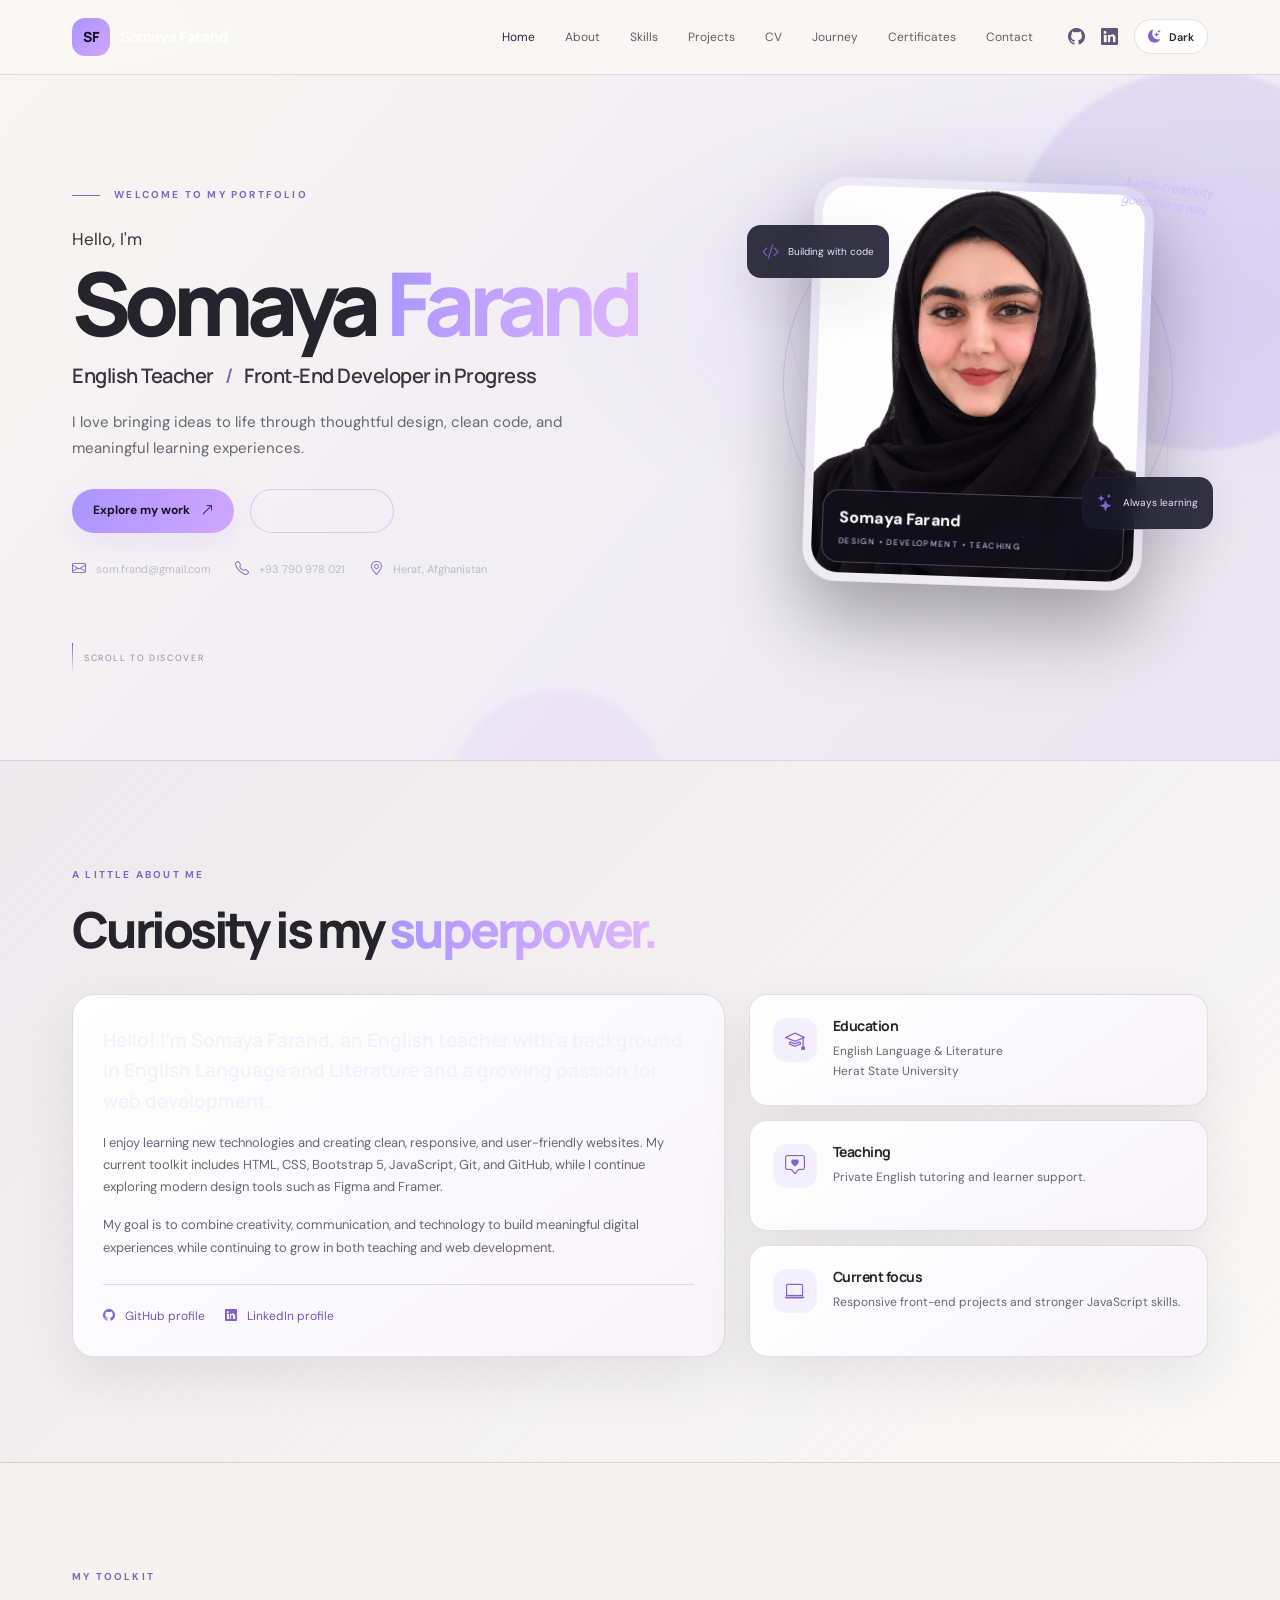
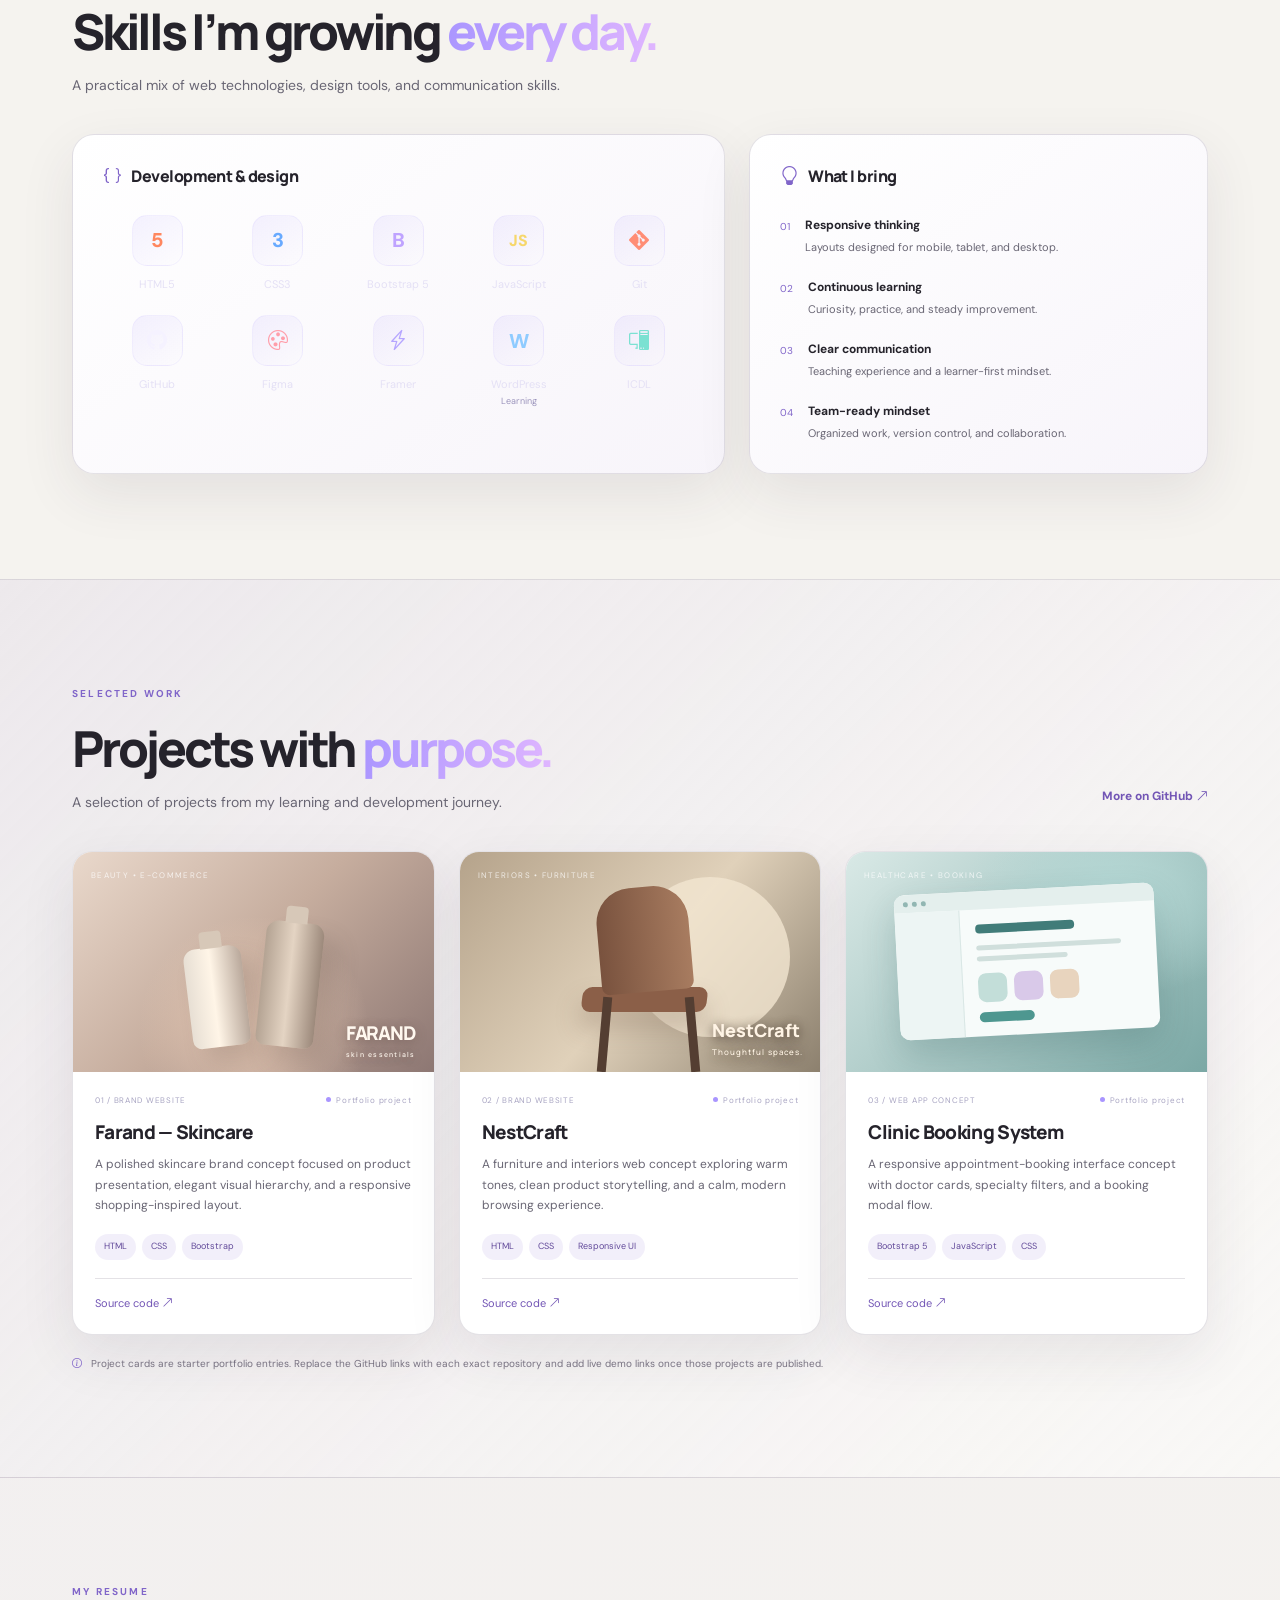
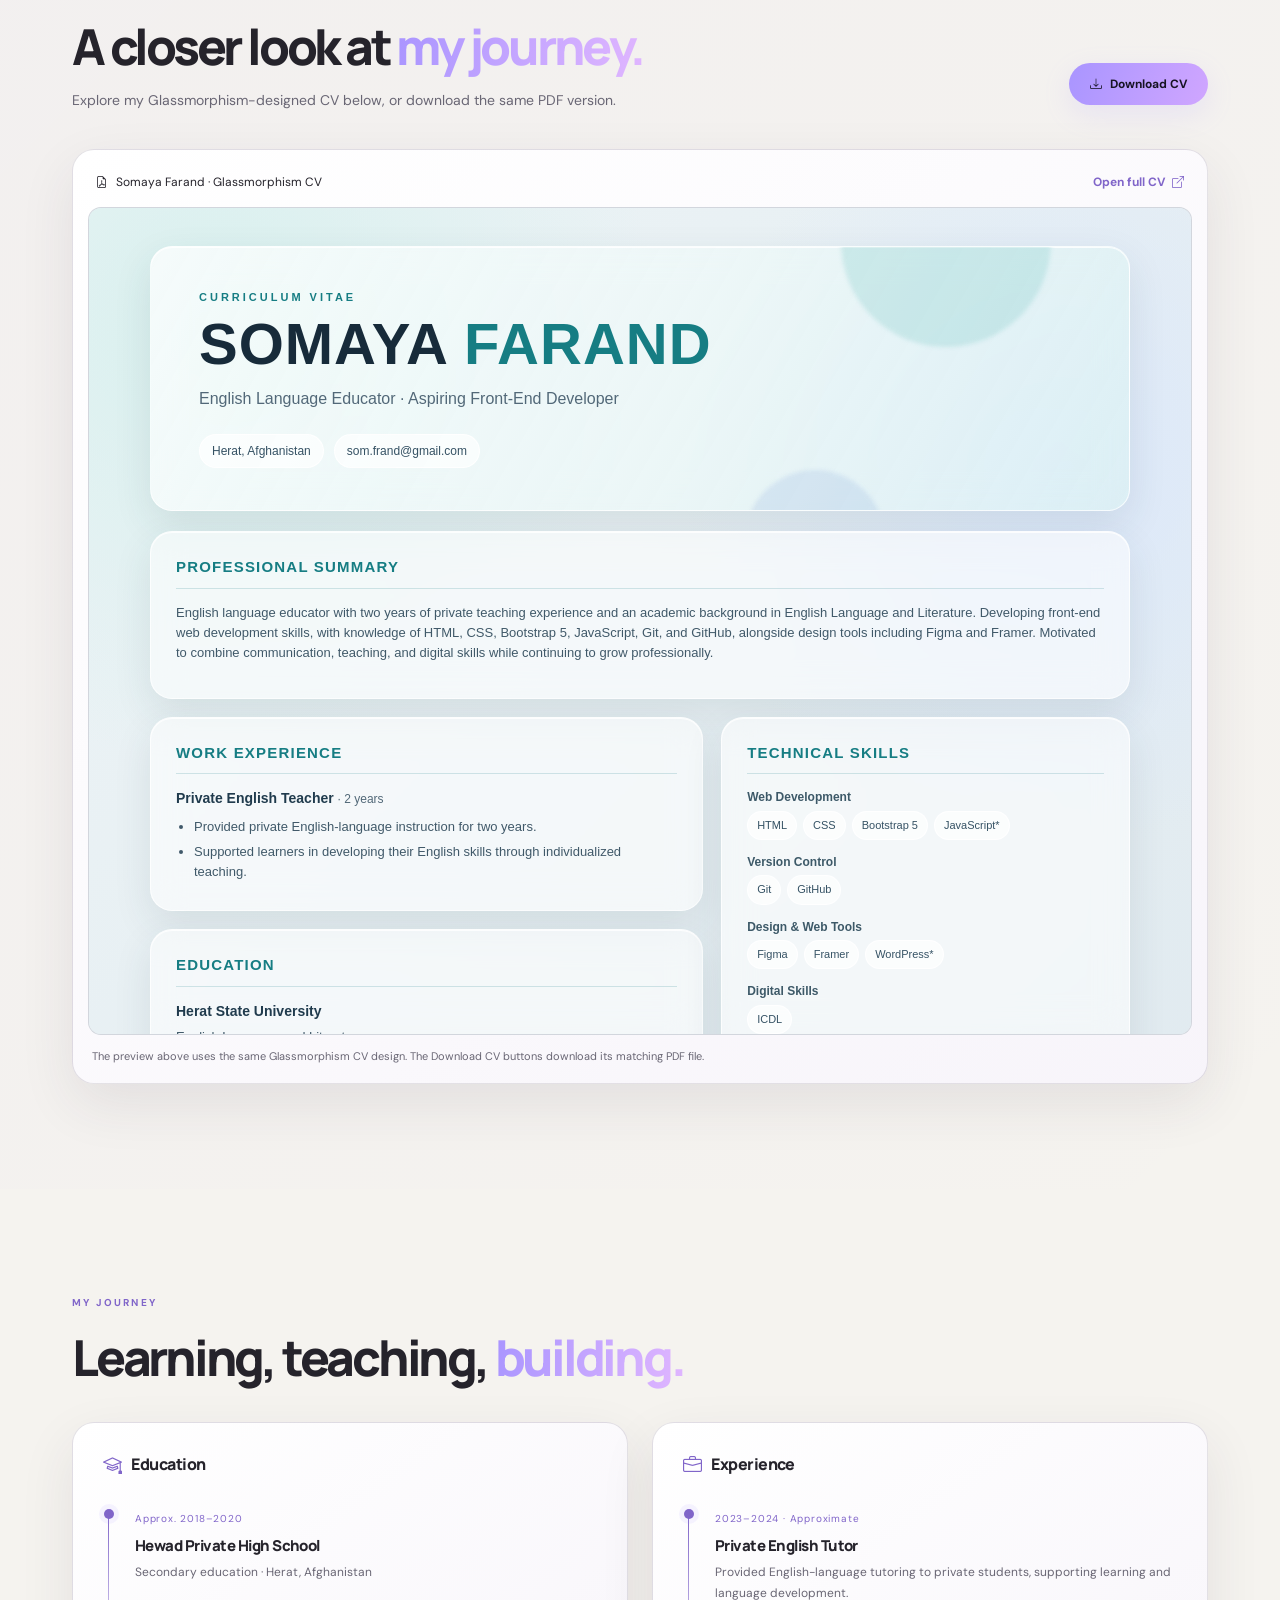
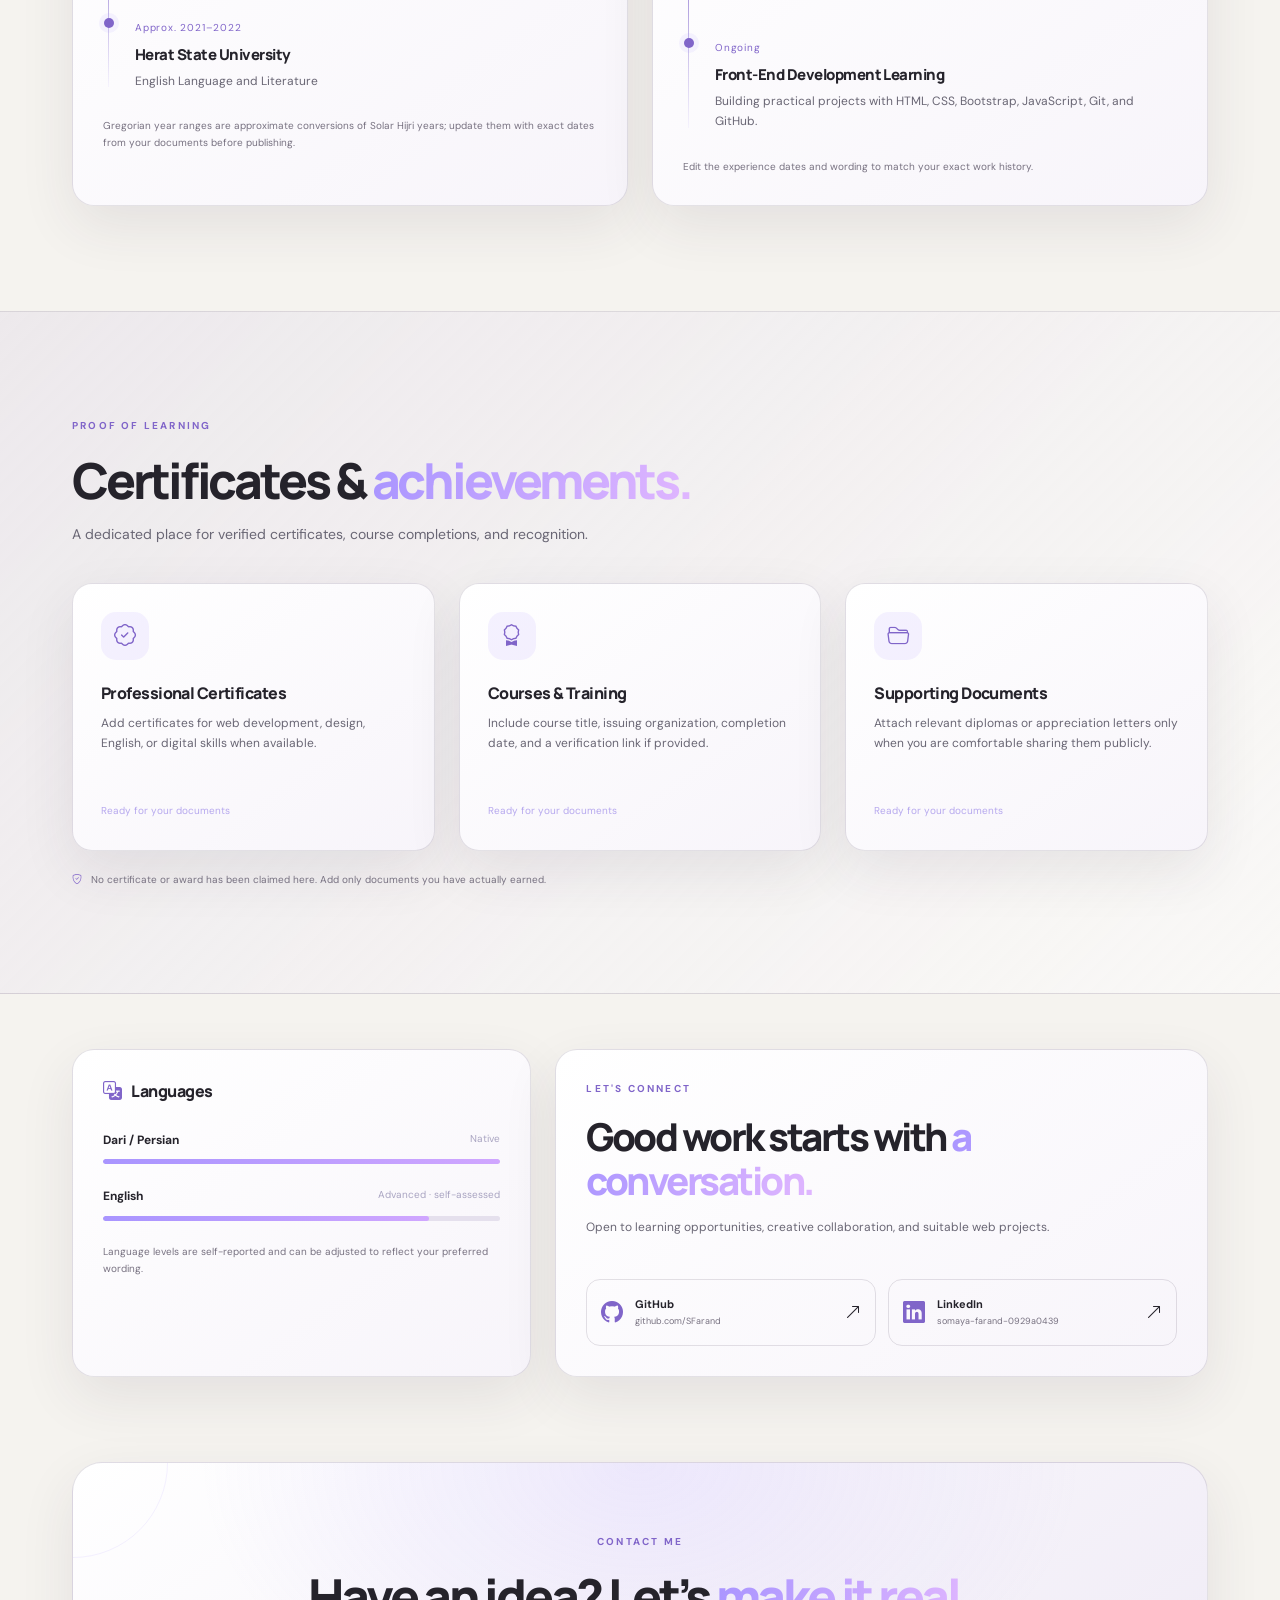
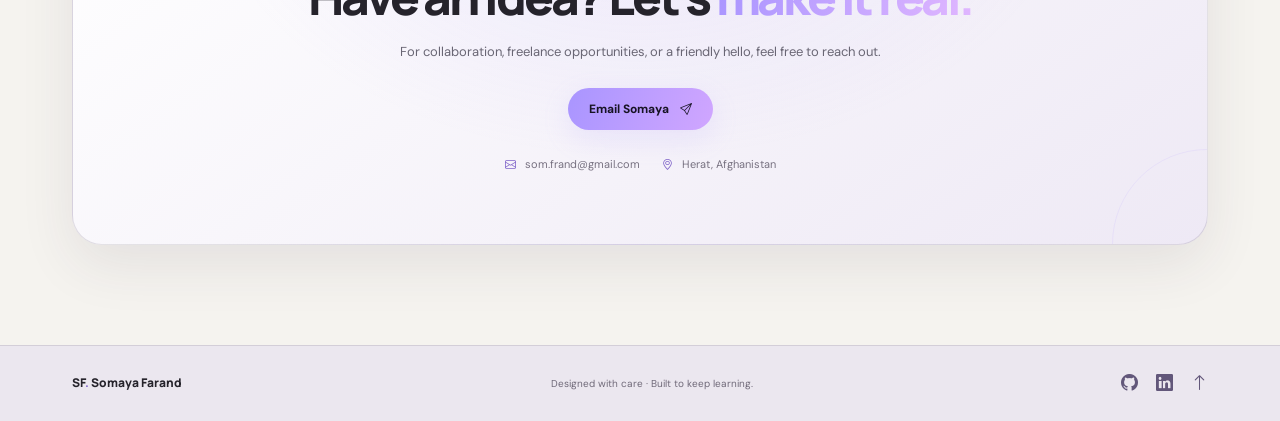
<file: index.html>
<!doctype html>
<html lang="en">
<head>
  <meta charset="utf-8">
  <meta name="viewport" content="width=device-width, initial-scale=1">
  <meta name="description" content="Somaya Farand — English teacher and aspiring front-end developer creating responsive, user-friendly web experiences.">
  <meta name="theme-color" content="#10111b">
  <title>Somaya Farand — Portfolio</title>
  <link rel="preconnect" href="https://fonts.googleapis.com">
  <link rel="preconnect" href="https://fonts.gstatic.com" crossorigin>
  <link href="https://fonts.googleapis.com/css2?family=DM+Sans:wght@400;500;600;700&family=Manrope:wght@400;500;600;700;800&display=swap" rel="stylesheet">
  <link href="https://cdn.jsdelivr.net/npm/bootstrap@5.3.3/dist/css/bootstrap.min.css" rel="stylesheet">
  <link href="https://cdn.jsdelivr.net/npm/bootstrap-icons@1.11.3/font/bootstrap-icons.min.css" rel="stylesheet">
  <link rel="stylesheet" href="style.css">
</head>
<body>
  <!-- Navigation -->
  <nav class="navbar navbar-expand-lg navbar-dark fixed-top portfolio-nav">
    <div class="container">
      <a class="navbar-brand brand" href="#home" aria-label="Somaya Farand home"><span class="brand-mark">SF</span><span>Somaya <b>Farand</b></span></a>
      <button class="navbar-toggler" type="button" data-bs-toggle="collapse" data-bs-target="#mainNav" aria-controls="mainNav" aria-expanded="false" aria-label="Toggle navigation"><span class="navbar-toggler-icon"></span></button>
      <div class="collapse navbar-collapse" id="mainNav">
        <ul class="navbar-nav ms-auto align-items-lg-center gap-lg-2">
          <li class="nav-item"><a class="nav-link active" href="#home">Home</a></li>
          <li class="nav-item"><a class="nav-link" href="#about">About</a></li>
          <li class="nav-item"><a class="nav-link" href="#skills">Skills</a></li>
          <li class="nav-item"><a class="nav-link" href="#projects">Projects</a></li>
          <li class="nav-item"><a class="nav-link" href="#cv">CV</a></li>
          <li class="nav-item"><a class="nav-link" href="#journey">Journey</a></li>
          <li class="nav-item"><a class="nav-link" href="#certificates">Certificates</a></li>
          <li class="nav-item"><a class="nav-link" href="#contact">Contact</a></li>
        </ul>
        <div class="nav-socials d-flex gap-3 ms-lg-4 mt-3 mt-lg-0">
          <a href="https://github.com/SFarand" target="_blank" rel="noopener noreferrer" aria-label="GitHub"><i class="bi bi-github"></i></a>
          <a href="https://www.linkedin.com/in/somaya-farand-0929a0439/" target="_blank" rel="noopener noreferrer" aria-label="LinkedIn"><i class="bi bi-linkedin"></i></a>
        </div>
        <button class="theme-toggle ms-lg-3 mt-3 mt-lg-0" id="themeToggle" type="button" aria-label="Switch to light mode" title="Switch theme">
          <i class="bi bi-sun-fill" id="themeIcon" aria-hidden="true"></i><span id="themeLabel">Light</span>
        </button>
      </div>
    </div>
  </nav>

  <main>
    <!-- Hero -->
    <section id="home" class="hero section-space">
      <div class="hero-glow glow-one"></div><div class="hero-glow glow-two"></div>
      <div class="container position-relative">
        <div class="row align-items-center gy-5">
          <div class="col-lg-7">
            <div class="eyebrow"><span class="eyebrow-line"></span> WELCOME TO MY PORTFOLIO</div>
            <p class="hero-greeting">Hello, I'm</p>
            <h1>Somaya <span>Farand</span></h1>
            <h2 class="hero-role">English Teacher <span class="role-divider">/</span> Front-End Developer in Progress</h2>
            <p class="hero-copy">I love bringing ideas to life through thoughtful design, clean code, and meaningful learning experiences.</p>
            <div class="d-flex flex-wrap gap-3 hero-actions">
              <a class="btn btn-accent" href="#projects">Explore my work <i class="bi bi-arrow-up-right ms-2"></i></a>
              <a class="btn btn-outline-soft" href="assets/Somaya_Farand_Glassmorphism_CV.pdf" download>Download CV <i class="bi bi-download ms-2"></i></a>
            </div>
            <div class="hero-contact d-flex flex-wrap gap-4 mt-4">
              <a href="mailto:som.frand@gmail.com"><i class="bi bi-envelope"></i> som.frand@gmail.com</a>
              <a href="tel:+93790978021"><i class="bi bi-telephone"></i> +93 790 978 021</a>
              <span><i class="bi bi-geo-alt"></i> Herat, Afghanistan</span>
            </div>
          </div>
          <div class="col-lg-5">
            <div class="hero-art" aria-label="Somaya Farand profile photo">
              <div class="art-orbit orbit-a"></div><div class="art-orbit orbit-b"></div>
              <div class="profile-photo-card">
                <img src="assets/somaya-profile.jpg" alt="Portrait of Somaya Farand" class="profile-photo">
                <div class="profile-photo-caption"><span>Somaya Farand</span><small>DESIGN • DEVELOPMENT • TEACHING</small></div>
              </div>
              <div class="floating-tag tag-code"><i class="bi bi-code-slash"></i><span>Building with code</span></div>
              <div class="floating-tag tag-idea"><i class="bi bi-stars"></i><span>Always learning</span></div>
              <div class="art-caption">A little creativity<br>goes a long way.</div>
            </div>
          </div>
        </div>
        <a class="scroll-cue" href="#about"><span></span> SCROLL TO DISCOVER</a>
      </div>
    </section>

    <!-- About -->
    <section id="about" class="section-space section-soft">
      <div class="container">
        <div class="section-heading"><p class="eyebrow">A LITTLE ABOUT ME</p><h2>Curiosity is my <span>superpower.</span></h2></div>
        <div class="row g-4 align-items-stretch">
          <div class="col-lg-7">
            <div class="glass-panel about-panel h-100">
              <p class="lead-copy">Hello! I’m Somaya Farand, an English teacher with a background in English Language and Literature and a growing passion for web development.</p>
              <p>I enjoy learning new technologies and creating clean, responsive, and user-friendly websites. My current toolkit includes HTML, CSS, Bootstrap 5, JavaScript, Git, and GitHub, while I continue exploring modern design tools such as Figma and Framer.</p>
              <p>My goal is to combine creativity, communication, and technology to build meaningful digital experiences while continuing to grow in both teaching and web development.</p>
              <div class="about-links">
                <a href="https://github.com/SFarand" target="_blank" rel="noopener noreferrer"><i class="bi bi-github"></i> GitHub profile</a>
                <a href="https://www.linkedin.com/in/somaya-farand-0929a0439/" target="_blank" rel="noopener noreferrer"><i class="bi bi-linkedin"></i> LinkedIn profile</a>
              </div>
            </div>
          </div>
          <div class="col-lg-5">
            <div class="stat-stack h-100">
              <div class="mini-card"><span class="mini-icon"><i class="bi bi-mortarboard"></i></span><div><h3>Education</h3><p>English Language & Literature<br>Herat State University</p></div></div>
              <div class="mini-card"><span class="mini-icon"><i class="bi bi-chat-square-heart"></i></span><div><h3>Teaching</h3><p>Private English tutoring and learner support.</p></div></div>
              <div class="mini-card"><span class="mini-icon"><i class="bi bi-laptop"></i></span><div><h3>Current focus</h3><p>Responsive front-end projects and stronger JavaScript skills.</p></div></div>
            </div>
          </div>
        </div>
      </div>
    </section>

    <!-- Skills -->
    <section id="skills" class="section-space">
      <div class="container">
        <div class="section-heading"><p class="eyebrow">MY TOOLKIT</p><h2>Skills I’m growing <span>every day.</span></h2><p class="section-subtitle">A practical mix of web technologies, design tools, and communication skills.</p></div>
        <div class="row g-4">
          <div class="col-lg-7">
            <div class="glass-panel h-100">
              <h3 class="panel-title"><i class="bi bi-braces"></i> Development & design</h3>
              <div class="skill-grid">
                <div class="skill-item"><span class="skill-logo html-logo">5</span><span>HTML5</span></div>
                <div class="skill-item"><span class="skill-logo css-logo">3</span><span>CSS3</span></div>
                <div class="skill-item"><span class="skill-logo bs-logo">B</span><span>Bootstrap 5</span></div>
                <div class="skill-item"><span class="skill-logo js-logo">JS</span><span>JavaScript</span></div>
                <div class="skill-item"><span class="skill-logo git-logo"><i class="bi bi-git"></i></span><span>Git</span></div>
                <div class="skill-item"><span class="skill-logo gh-logo"><i class="bi bi-github"></i></span><span>GitHub</span></div>
                <div class="skill-item"><span class="skill-logo figma-logo"><i class="bi bi-palette"></i></span><span>Figma</span></div>
                <div class="skill-item"><span class="skill-logo framer-logo"><i class="bi bi-lightning-charge"></i></span><span>Framer</span></div>
                <div class="skill-item"><span class="skill-logo wp-logo">W</span><span>WordPress <small>Learning</small></span></div>
                <div class="skill-item"><span class="skill-logo icdl-logo"><i class="bi bi-pc-display"></i></span><span>ICDL</span></div>
              </div>
            </div>
          </div>
          <div class="col-lg-5">
            <div class="glass-panel h-100">
              <h3 class="panel-title"><i class="bi bi-lightbulb"></i> What I bring</h3>
              <div class="value-list">
                <div><span>01</span><p><b>Responsive thinking</b><small>Layouts designed for mobile, tablet, and desktop.</small></p></div>
                <div><span>02</span><p><b>Continuous learning</b><small>Curiosity, practice, and steady improvement.</small></p></div>
                <div><span>03</span><p><b>Clear communication</b><small>Teaching experience and a learner-first mindset.</small></p></div>
                <div><span>04</span><p><b>Team-ready mindset</b><small>Organized work, version control, and collaboration.</small></p></div>
              </div>
            </div>
          </div>
        </div>
      </div>
    </section>

    <!-- Projects -->
    <section id="projects" class="section-space section-soft">
      <div class="container">
        <div class="section-heading d-md-flex justify-content-between align-items-end gap-4"><div><p class="eyebrow">SELECTED WORK</p><h2>Projects with <span>purpose.</span></h2><p class="section-subtitle">A selection of projects from my learning and development journey.</p></div><a class="text-link mb-2" href="https://github.com/SFarand" target="_blank" rel="noopener noreferrer">More on GitHub <i class="bi bi-arrow-up-right"></i></a></div>
        <div class="row g-4">
          <div class="col-md-6 col-xl-4">
            <article class="project-card h-100">
              <div class="project-visual visual-skincare"><span class="visual-kicker">BEAUTY • E-COMMERCE</span><div class="skincare-bottle bottle-one"></div><div class="skincare-bottle bottle-two"></div><div class="visual-wordmark">FARAND<span>skin essentials</span></div></div>
              <div class="project-content"><div class="project-meta"><span>01 / BRAND WEBSITE</span><span class="status-dot">Portfolio project</span></div><h3>Farand — Skincare</h3><p>A polished skincare brand concept focused on product presentation, elegant visual hierarchy, and a responsive shopping-inspired layout.</p><div class="tech-tags"><span>HTML</span><span>CSS</span><span>Bootstrap</span></div><div class="project-actions"><a href="https://github.com/SFarand" target="_blank" rel="noopener noreferrer">Source code <i class="bi bi-arrow-up-right"></i></a></div></div>
            </article>
          </div>
          <div class="col-md-6 col-xl-4">
            <article class="project-card h-100">
              <div class="project-visual visual-furniture"><span class="visual-kicker">INTERIORS • FURNITURE</span><div class="furniture-sun"></div><div class="chair-seat"></div><div class="chair-back"></div><div class="chair-leg leg-a"></div><div class="chair-leg leg-b"></div><div class="furniture-copy">NestCraft<span>Thoughtful spaces.</span></div></div>
              <div class="project-content"><div class="project-meta"><span>02 / BRAND WEBSITE</span><span class="status-dot">Portfolio project</span></div><h3>NestCraft</h3><p>A furniture and interiors web concept exploring warm tones, clean product storytelling, and a calm, modern browsing experience.</p><div class="tech-tags"><span>HTML</span><span>CSS</span><span>Responsive UI</span></div><div class="project-actions"><a href="https://github.com/SFarand" target="_blank" rel="noopener noreferrer">Source code <i class="bi bi-arrow-up-right"></i></a></div></div>
            </article>
          </div>
          <div class="col-md-6 col-xl-4">
            <article class="project-card h-100">
              <div class="project-visual visual-clinic"><div class="clinic-window"><div class="clinic-top"><span></span><span></span><span></span></div><div class="clinic-layout"><div class="clinic-side"></div><div class="clinic-main"><div class="clinic-heading"></div><div class="clinic-line"></div><div class="clinic-line short"></div><div class="clinic-doctors"><span></span><span></span><span></span></div><div class="clinic-button"></div></div></div></div><span class="visual-kicker">HEALTHCARE • BOOKING</span></div>
              <div class="project-content"><div class="project-meta"><span>03 / WEB APP CONCEPT</span><span class="status-dot">Portfolio project</span></div><h3>Clinic Booking System</h3><p>A responsive appointment-booking interface concept with doctor cards, specialty filters, and a booking modal flow.</p><div class="tech-tags"><span>Bootstrap 5</span><span>JavaScript</span><span>CSS</span></div><div class="project-actions"><a href="https://github.com/SFarand" target="_blank" rel="noopener noreferrer">Source code <i class="bi bi-arrow-up-right"></i></a></div></div>
            </article>
          </div>
        </div>
        <p class="project-note"><i class="bi bi-info-circle"></i> Project cards are starter portfolio entries. Replace the GitHub links with each exact repository and add live demo links once those projects are published.</p>
      </div>
    </section>

    <!-- CV / Resume -->
    <section id="cv" class="section-space cv-section">
      <div class="container">
        <div class="section-heading d-md-flex justify-content-between align-items-end gap-4">
          <div><p class="eyebrow">MY RESUME</p><h2>A closer look at <span>my journey.</span></h2><p class="section-subtitle">Explore my Glassmorphism-designed CV below, or download the same PDF version.</p></div>
          <a class="btn btn-accent mb-2" href="assets/Somaya_Farand_Glassmorphism_CV.pdf" download="Somaya_Farand_Glassmorphism_CV.pdf"><i class="bi bi-download me-2"></i>Download CV</a>
        </div>
        <div class="cv-frame-wrap glass-panel">
          <div class="cv-frame-heading"><span><i class="bi bi-file-earmark-pdf me-2"></i>Somaya Farand · Glassmorphism CV</span><a href="assets/glass-cv/index.html" target="_blank" rel="noopener noreferrer">Open full CV <i class="bi bi-box-arrow-up-right ms-1"></i></a></div>
          <iframe class="cv-frame cv-html-frame" src="assets/glass-cv/index.html" title="Somaya Farand Glassmorphism Curriculum Vitae" loading="lazy"></iframe>
          <p class="cv-fallback">The preview above uses the same Glassmorphism CV design. The Download CV buttons download its matching PDF file.</p>
        </div>
      </div>
    </section>

    <!-- Journey -->
    <section id="journey" class="section-space">
      <div class="container">
        <div class="section-heading"><p class="eyebrow">MY JOURNEY</p><h2>Learning, teaching, <span>building.</span></h2></div>
        <div class="row g-4">
          <div class="col-lg-6">
            <div class="glass-panel h-100">
              <h3 class="panel-title"><i class="bi bi-mortarboard"></i> Education</h3>
              <div class="timeline">
                <div class="timeline-item"><span class="timeline-dot"></span><span class="timeline-date">Approx. 2018–2020</span><h4>Hewad Private High School</h4><p>Secondary education · Herat, Afghanistan</p></div>
                <div class="timeline-item"><span class="timeline-dot"></span><span class="timeline-date">Approx. 2021–2022</span><h4>Herat State University</h4><p>English Language and Literature</p></div>
              </div>
              <p class="small-note">Gregorian year ranges are approximate conversions of Solar Hijri years; update them with exact dates from your documents before publishing.</p>
            </div>
          </div>
          <div class="col-lg-6">
            <div class="glass-panel h-100">
              <h3 class="panel-title"><i class="bi bi-briefcase"></i> Experience</h3>
              <div class="timeline">
                <div class="timeline-item"><span class="timeline-dot"></span><span class="timeline-date">2023–2024 · Approximate</span><h4>Private English Tutor</h4><p>Provided English-language tutoring to private students, supporting learning and language development.</p></div>
                <div class="timeline-item"><span class="timeline-dot"></span><span class="timeline-date">Ongoing</span><h4>Front-End Development Learning</h4><p>Building practical projects with HTML, CSS, Bootstrap, JavaScript, Git, and GitHub.</p></div>
              </div>
              <p class="small-note">Edit the experience dates and wording to match your exact work history.</p>
            </div>
          </div>
        </div>
      </div>
    </section>

    <!-- Certificates -->
    <section id="certificates" class="section-space section-soft">
      <div class="container">
        <div class="section-heading"><p class="eyebrow">PROOF OF LEARNING</p><h2>Certificates & <span>achievements.</span></h2><p class="section-subtitle">A dedicated place for verified certificates, course completions, and recognition.</p></div>
        <div class="row g-4">
          <div class="col-md-4"><div class="certificate-card"><span class="certificate-icon"><i class="bi bi-patch-check"></i></span><h3>Professional Certificates</h3><p>Add certificates for web development, design, English, or digital skills when available.</p><span class="certificate-status">Ready for your documents</span></div></div>
          <div class="col-md-4"><div class="certificate-card"><span class="certificate-icon"><i class="bi bi-award"></i></span><h3>Courses & Training</h3><p>Include course title, issuing organization, completion date, and a verification link if provided.</p><span class="certificate-status">Ready for your documents</span></div></div>
          <div class="col-md-4"><div class="certificate-card"><span class="certificate-icon"><i class="bi bi-folder2-open"></i></span><h3>Supporting Documents</h3><p>Attach relevant diplomas or appreciation letters only when you are comfortable sharing them publicly.</p><span class="certificate-status">Ready for your documents</span></div></div>
        </div>
        <p class="project-note"><i class="bi bi-shield-check"></i> No certificate or award has been claimed here. Add only documents you have actually earned.</p>
      </div>
    </section>

    <!-- Languages and profiles -->
    <section class="section-space compact-section">
      <div class="container">
        <div class="row g-4">
          <div class="col-lg-5"><div class="glass-panel h-100"><h3 class="panel-title"><i class="bi bi-translate"></i> Languages</h3><div class="language-row"><div><b>Dari / Persian</b><span>Native</span></div><div class="language-track"><span style="width:100%"></span></div></div><div class="language-row"><div><b>English</b><span>Advanced · self-assessed</span></div><div class="language-track"><span style="width:82%"></span></div></div><p class="small-note">Language levels are self-reported and can be adjusted to reflect your preferred wording.</p></div></div>
          <div class="col-lg-7"><div class="glass-panel profile-panel h-100"><div><p class="eyebrow">LET'S CONNECT</p><h2>Good work starts with <span>a conversation.</span></h2><p>Open to learning opportunities, creative collaboration, and suitable web projects.</p></div><div class="profile-links"><a href="https://github.com/SFarand" target="_blank" rel="noopener noreferrer"><i class="bi bi-github"></i><span><b>GitHub</b><small>github.com/SFarand</small></span><i class="bi bi-arrow-up-right ms-auto"></i></a><a href="https://www.linkedin.com/in/somaya-farand-0929a0439/" target="_blank" rel="noopener noreferrer"><i class="bi bi-linkedin"></i><span><b>LinkedIn</b><small>somaya-farand-0929a0439</small></span><i class="bi bi-arrow-up-right ms-auto"></i></a></div></div></div>
        </div>
      </div>
    </section>

    <!-- Contact -->
    <section id="contact" class="section-space contact-section">
      <div class="container">
        <div class="contact-box">
          <p class="eyebrow">CONTACT ME</p><h2>Have an idea? Let’s <span>make it real.</span></h2><p>For collaboration, freelance opportunities, or a friendly hello, feel free to reach out.</p>
          <a class="btn btn-accent" href="mailto:som.frand@gmail.com?subject=Portfolio%20Inquiry">Email Somaya <i class="bi bi-send ms-2"></i></a>
          <div class="contact-details"><span><i class="bi bi-envelope"></i> som.frand@gmail.com</span><span><i class="bi bi-geo-alt"></i> Herat, Afghanistan</span></div>
        </div>
      </div>
    </section>
  </main>

  <!-- Footer -->
  <footer class="site-footer"><div class="container d-flex flex-column flex-md-row justify-content-between align-items-center gap-3"><a class="footer-brand" href="#home">SF<span>.</span> Somaya Farand</a><p>Designed with care · Built to keep learning.</p><div class="footer-socials"><a href="https://github.com/SFarand" target="_blank" rel="noopener noreferrer" aria-label="GitHub"><i class="bi bi-github"></i></a><a href="https://www.linkedin.com/in/somaya-farand-0929a0439/" target="_blank" rel="noopener noreferrer" aria-label="LinkedIn"><i class="bi bi-linkedin"></i></a><a href="#home" aria-label="Back to top"><i class="bi bi-arrow-up"></i></a></div></div></footer>
  <script src="https://cdn.jsdelivr.net/npm/bootstrap@5.3.3/dist/js/bootstrap.bundle.min.js"></script>
  <script src="script.js"></script>
</body>
</html>
</file>
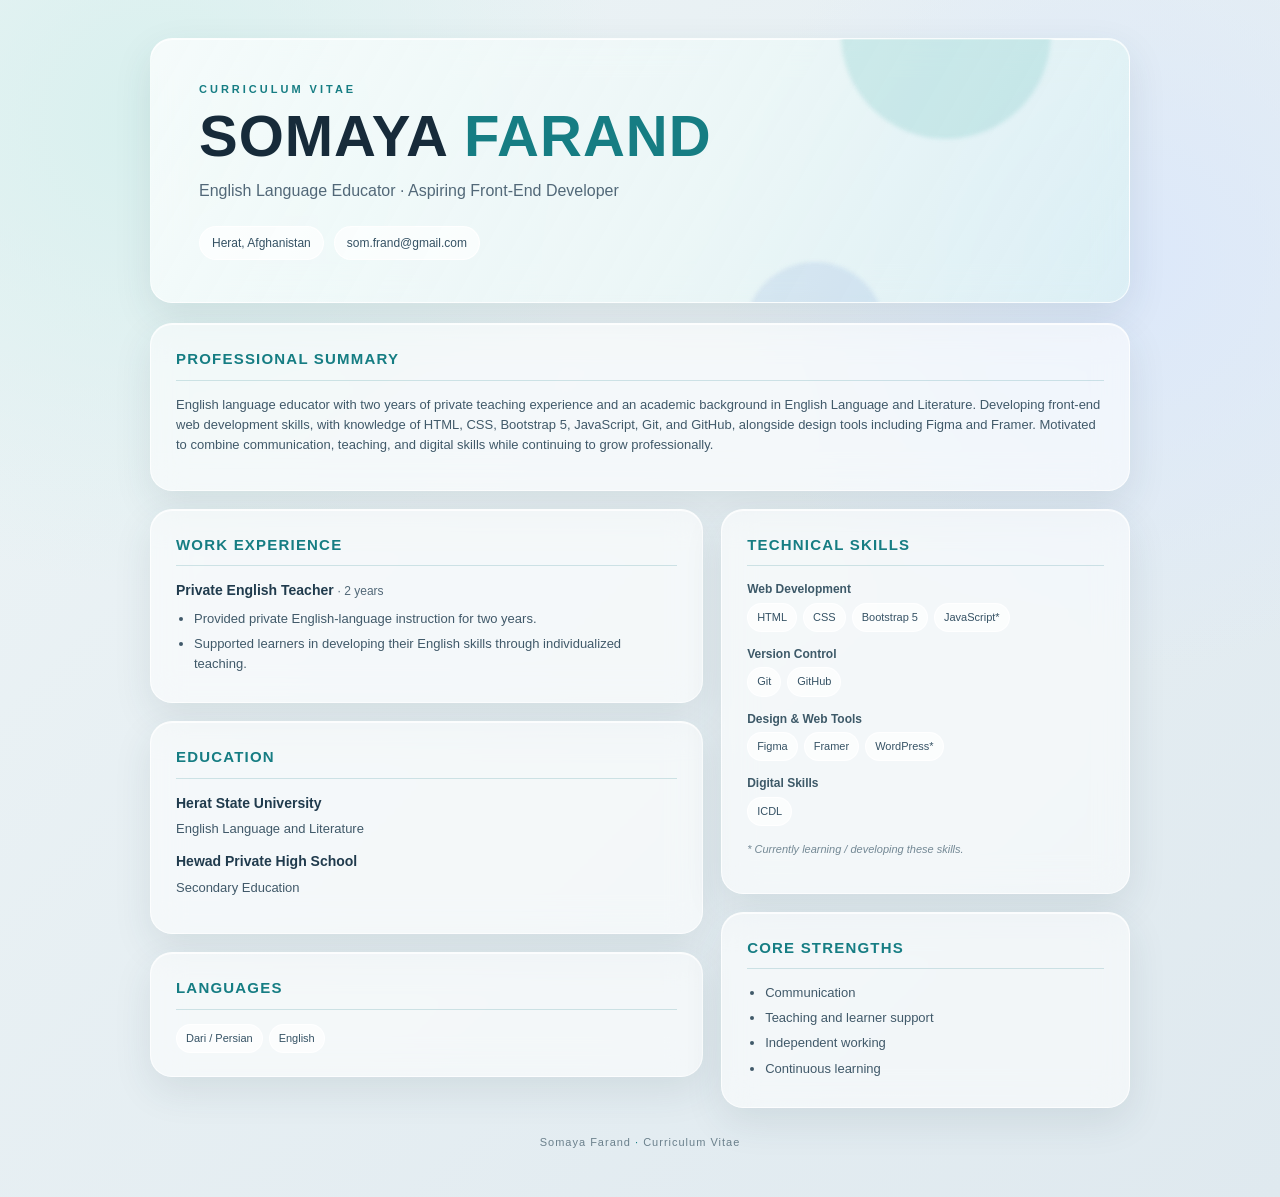
<file: assets/glass-cv/index.html>
<!DOCTYPE html>
<html lang="en">
<head>
<meta charset="UTF-8">
<meta name="viewport" content="width=device-width, initial-scale=1.0">
<title>Somaya Farand | CV</title>
<link rel="stylesheet" href="style.css">
</head>
<body>
<main class="page">
  <header class="hero glass">
    <div class="orb orb-one"></div><div class="orb orb-two"></div>
    <p class="eyebrow">CURRICULUM VITAE</p>
    <h1>SOMAYA <span>FARAND</span></h1>
    <p class="role">English Language Educator · Aspiring Front-End Developer</p>
    <div class="contact">
      <span>Herat, Afghanistan</span><span>som.frand@gmail.com</span>
    </div>
  </header>

  <section class="glass section">
    <h2>Professional Summary</h2>
    <p>English language educator with two years of private teaching experience and an academic background in English Language and Literature. Developing front-end web development skills, with knowledge of HTML, CSS, Bootstrap 5, JavaScript, Git, and GitHub, alongside design tools including Figma and Framer. Motivated to combine communication, teaching, and digital skills while continuing to grow professionally.</p>
  </section>

  <div class="columns">
    <div class="main-column">
      <section class="glass section">
        <h2>Work Experience</h2>
        <h3>Private English Teacher <small>· 2 years</small></h3>
        <ul>
          <li>Provided private English-language instruction for two years.</li>
          <li>Supported learners in developing their English skills through individualized teaching.</li>
        </ul>
      </section>
      <section class="glass section">
        <h2>Education</h2>
        <h3>Herat State University</h3>
        <p>English Language and Literature</p>
        <h3>Hewad Private High School</h3>
        <p>Secondary Education</p>
      </section>
      <section class="glass section">
        <h2>Languages</h2>
        <div class="tags"><span>Dari / Persian</span><span>English</span></div>
      </section>
    </div>
    <aside class="side-column">
      <section class="glass section">
        <h2>Technical Skills</h2>
        <div class="skill-group"><h3>Web Development</h3><div class="tags"><span>HTML</span><span>CSS</span><span>Bootstrap 5</span><span>JavaScript*</span></div></div>
        <div class="skill-group"><h3>Version Control</h3><div class="tags"><span>Git</span><span>GitHub</span></div></div>
        <div class="skill-group"><h3>Design & Web Tools</h3><div class="tags"><span>Figma</span><span>Framer</span><span>WordPress*</span></div></div>
        <div class="skill-group"><h3>Digital Skills</h3><div class="tags"><span>ICDL</span></div></div>
        <p class="note">* Currently learning / developing these skills.</p>
      </section>
      <section class="glass section">
        <h2>Core Strengths</h2>
        <ul><li>Communication</li><li>Teaching and learner support</li><li>Independent working</li><li>Continuous learning</li></ul>
      </section>
    </aside>
  </div>
  <footer>Somaya Farand <span>·</span> Curriculum Vitae</footer>
</main>
</body>
</html>
</file>
<file: style.css>
/* Somaya Farand Portfolio — global styles */
:root{--bg:#10111b;--bg-2:#151725;--panel:#191b2b;--panel-2:#1e2032;--text:#f5f3ff;--muted:#b3b3c9;--accent:#a995ff;--accent-2:#d0a6ff;--line:rgba(207,199,255,.13);--radius:22px;--shadow:0 24px 70px rgba(0,0,0,.22)}
*{box-sizing:border-box}
html{scroll-behavior:smooth;scroll-padding-top:88px}
body{margin:0;background:var(--bg);color:var(--text);font-family:"DM Sans",sans-serif;line-height:1.7;overflow-x:hidden}
h1,h2,h3,h4,.brand{font-family:"Manrope",sans-serif;letter-spacing:-.035em}
a{color:inherit;text-decoration:none}
a:focus-visible,button:focus-visible{outline:2px solid var(--accent-2);outline-offset:4px}
::selection{background:var(--accent);color:#11111a}
.container{max-width:1160px}
.section-space{padding:105px 0;position:relative}
.section-soft{background:linear-gradient(135deg,rgba(169,149,255,.055),rgba(255,255,255,.012));border-top:1px solid rgba(255,255,255,.035);border-bottom:1px solid rgba(255,255,255,.035)}
.compact-section{padding:55px 0}
.portfolio-nav{background:rgba(16,17,27,.82);backdrop-filter:blur(18px);border-bottom:1px solid var(--line);padding:13px 0}
.brand{display:flex;align-items:center;gap:10px;font-size:15px;font-weight:600;letter-spacing:-.02em}
.brand-mark{display:grid;place-items:center;width:38px;height:38px;border-radius:13px;background:linear-gradient(135deg,#a995ff,#d0a6ff);color:#171323;font-weight:800;font-size:14px}
.navbar-nav .nav-link{font-size:12px;color:#c4c2d5!important;padding:9px 11px!important;transition:color .2s}
.navbar-nav .nav-link:hover,.navbar-nav .nav-link.active{color:#fff!important}
.nav-socials a,.footer-socials a{color:#c9c3e9;font-size:17px;transition:color .2s,transform .2s}
.nav-socials a:hover,.footer-socials a:hover{color:var(--accent-2);transform:translateY(-2px)}
.navbar-toggler{border-color:var(--line)}
.navbar-toggler:focus{box-shadow:none}
.hero{min-height:760px;padding-top:160px;padding-bottom:75px;overflow:hidden;display:flex;align-items:center;background:radial-gradient(ellipse at 82% 40%,rgba(105,91,190,.18),transparent 37%),linear-gradient(130deg,#10111b,#121423 60%,#171528)}
.hero-glow{position:absolute;border-radius:50%;filter:blur(2px);pointer-events:none}
.glow-one{width:380px;height:380px;right:-110px;top:70px;background:rgba(126,101,221,.12)}
.glow-two{width:220px;height:220px;left:35%;bottom:-150px;background:rgba(192,127,255,.08)}
.eyebrow{font-size:10px;letter-spacing:.22em;font-weight:700;color:var(--accent);margin-bottom:18px}
.eyebrow-line{display:inline-block;width:28px;height:1px;background:var(--accent);vertical-align:middle;margin-right:10px}
.hero-greeting{font-size:17px;color:#c6b8ff;margin:22px 0 0}
.hero h1{font-size:clamp(3.1rem,7vw,5.5rem);font-weight:800;line-height:1.04;margin:3px 0 16px;letter-spacing:-.075em}
.hero h1 span,.section-heading h2 span,.profile-panel h2 span,.contact-box h2 span{background:linear-gradient(100deg,#a995ff,#e0b6ff);-webkit-background-clip:text;background-clip:text;color:transparent}
.hero-role{font-size:clamp(15px,2vw,20px);font-weight:600;letter-spacing:-.025em}
.role-divider{color:var(--accent);padding:0 8px}
.hero-copy{color:var(--muted);max-width:510px;margin:22px 0 28px;font-size:15px}
.btn{border-radius:999px;padding:12px 21px;font-size:12px;font-weight:700;transition:transform .2s,box-shadow .2s,background .2s}
.btn:hover{transform:translateY(-2px)}
.btn-accent{background:linear-gradient(110deg,#a995ff,#d0a6ff);color:#171323;border:0;box-shadow:0 9px 28px rgba(169,149,255,.16)}
.btn-accent:hover{color:#171323;box-shadow:0 13px 35px rgba(169,149,255,.26)}
.btn-outline-soft{border:1px solid rgba(190,174,255,.55);color:#f2edff;background:rgba(255,255,255,.015)}
.btn-outline-soft:hover{background:rgba(169,149,255,.1);color:white}
.hero-contact{font-size:11px;color:#bcbad0}
.hero-contact i{color:var(--accent);margin-right:7px;font-size:14px}
.hero-contact a:hover{color:white}
.hero-art{height:440px;position:relative;display:grid;place-items:center}
.art-card{width:min(320px,78%);height:350px;border:1px solid rgba(215,205,255,.26);border-radius:30px;background:linear-gradient(145deg,rgba(44,43,73,.88),rgba(20,21,37,.9));box-shadow:0 35px 80px rgba(0,0,0,.3);position:relative;overflow:hidden;display:flex;flex-direction:column;justify-content:space-between;padding:27px;transform:rotate(3deg)}
.profile-photo-card{width:min(340px,78%);height:405px;position:relative;overflow:hidden;border:1px solid rgba(215,205,255,.38);border-radius:34px;background:rgba(255,255,255,.08);box-shadow:0 35px 80px rgba(0,0,0,.34);transform:rotate(2deg);padding:8px;backdrop-filter:blur(16px)}
.profile-photo{display:block;width:100%;height:100%;object-fit:cover;object-position:center 28%;border-radius:27px}
.profile-photo-caption{position:absolute;left:18px;right:18px;bottom:18px;padding:13px 16px;border:1px solid rgba(255,255,255,.24);border-radius:17px;background:rgba(18,17,29,.68);backdrop-filter:blur(14px);color:#fff;display:flex;flex-direction:column;gap:4px}
.profile-photo-caption span{font-size:16px;font-weight:800;letter-spacing:.01em}
.profile-photo-caption small{font-size:8px;letter-spacing:.17em;color:#e1d8ff}

.art-card:before{content:"";position:absolute;width:280px;height:280px;border-radius:50%;background:linear-gradient(140deg,rgba(169,149,255,.45),rgba(208,166,255,.03));right:-115px;top:40px;filter:blur(1px)}
.art-small{position:relative;font-size:8px;letter-spacing:.2em;color:#d4cbff}
.art-monogram{position:relative;font-family:"Manrope",sans-serif;font-size:clamp(6rem,13vw,9rem);font-weight:800;letter-spacing:-.13em;color:#f5f0ff;line-height:1}
.art-monogram span{color:var(--accent)}
.art-bottom{position:relative;display:flex;justify-content:space-between;font-size:10px;color:#c6c1e0}
.art-orbit{position:absolute;border:1px solid rgba(169,149,255,.35);border-radius:50%;width:390px;height:390px;transform:rotate(-26deg)}
.orbit-b{width:440px;height:290px;transform:rotate(42deg);border-color:rgba(208,166,255,.2)}
.floating-tag{position:absolute;z-index:2;display:flex;align-items:center;gap:9px;padding:11px 14px;border:1px solid var(--line);border-radius:14px;background:rgba(24,25,43,.88);backdrop-filter:blur(12px);box-shadow:var(--shadow);font-size:10px;color:#e9e4ff}
.floating-tag i{font-size:17px;color:var(--accent)}
.tag-code{left:-2px;top:62px}.tag-idea{right:-5px;bottom:74px}
.art-caption{position:absolute;right:-4px;top:17px;font-family:"Manrope",sans-serif;font-size:12px;line-height:1.4;font-style:italic;color:#c9baff;transform:rotate(8deg)}
.scroll-cue{display:inline-flex;align-items:center;gap:11px;font-size:9px;letter-spacing:.18em;color:#8f8da7;margin-top:40px}
.scroll-cue span{height:30px;width:1px;background:linear-gradient(var(--accent),transparent)}
.section-heading{margin-bottom:36px}
.section-heading h2,.profile-panel h2,.contact-box h2{font-size:clamp(2rem,4vw,3.1rem);font-weight:800;line-height:1.15;letter-spacing:-.065em;margin:0 0 14px}
.section-subtitle{color:var(--muted);max-width:570px;margin:0;font-size:14px}
.glass-panel{background:linear-gradient(145deg,rgba(31,33,52,.88),rgba(21,22,37,.92));border:1px solid var(--line);border-radius:var(--radius);padding:30px;box-shadow:var(--shadow)}
.about-panel p:not(.lead-copy){color:var(--muted);font-size:13px}
.lead-copy{font-family:"Manrope",sans-serif;font-size:19px;line-height:1.6;color:#f4f0ff;font-weight:600}
.about-links{display:flex;flex-wrap:wrap;gap:20px;margin-top:25px;padding-top:21px;border-top:1px solid var(--line)}
.about-links a{font-size:12px;color:#d6ccff}.about-links a i{margin-right:7px;color:var(--accent)}
.stat-stack{display:flex;flex-direction:column;gap:14px}
.mini-card{display:flex;gap:16px;align-items:flex-start;flex:1;padding:23px;border:1px solid var(--line);border-radius:18px;background:rgba(255,255,255,.018)}
.mini-icon{display:grid;place-items:center;flex-shrink:0;width:44px;height:44px;border-radius:14px;background:rgba(169,149,255,.12);color:var(--accent);font-size:20px}
.mini-card h3{font-size:14px;font-weight:700;margin:0 0 6px}.mini-card p{font-size:12px;color:var(--muted);margin:0}
.panel-title{font-size:16px;font-weight:800;margin-bottom:27px;display:flex;align-items:center;gap:10px}
.panel-title i{color:var(--accent);font-size:19px}
.skill-grid{display:grid;grid-template-columns:repeat(5,minmax(0,1fr));gap:22px 12px}
.skill-item{display:flex;flex-direction:column;align-items:center;gap:9px;text-align:center;font-size:11px;color:#e4e0f5}
.skill-item small{display:block;color:#9b94bc;font-size:9px}
.skill-logo{width:51px;height:51px;display:grid;place-items:center;border-radius:15px;border:1px solid rgba(200,188,255,.18);background:linear-gradient(145deg,rgba(169,149,255,.12),rgba(255,255,255,.025));font-weight:800;font-size:20px;box-shadow:inset 0 1px rgba(255,255,255,.06)}
.html-logo{color:#ff875f}.css-logo{color:#68aaff}.bs-logo{color:#bfa3ff}.js-logo{color:#f6d76b;font-size:16px}.git-logo{color:#ff8d75}.gh-logo{color:#f5f2ff}.figma-logo{color:#ff9eaa}.framer-logo{color:#b5a5ff}.wp-logo{color:#8ecbff}.icdl-logo{color:#7be1d2}
.value-list{display:flex;flex-direction:column;gap:20px}
.value-list>div{display:flex;gap:15px;align-items:flex-start}
.value-list>div>span{font-size:10px;color:var(--accent);padding-top:3px}
.value-list p{margin:0;display:flex;flex-direction:column;gap:3px;font-size:12px}.value-list b{font-weight:700}.value-list small{color:var(--muted);font-size:11px}
.text-link{color:#d3c8ff;font-size:12px;font-weight:700;white-space:nowrap}.text-link:hover{color:white}
.project-card{border:1px solid var(--line);border-radius:20px;overflow:hidden;background:linear-gradient(150deg,#1b1d2e,#141522);transition:transform .25s,border-color .25s,box-shadow .25s}
.project-card:hover{transform:translateY(-7px);border-color:rgba(185,162,255,.48);box-shadow:0 25px 55px rgba(0,0,0,.26)}
.project-visual{height:220px;position:relative;overflow:hidden;display:flex;align-items:center;justify-content:center}
.visual-kicker{position:absolute;top:17px;left:18px;font-size:8px;letter-spacing:.17em;color:rgba(255,255,255,.75);z-index:3}
.visual-skincare{background:radial-gradient(ellipse at 50% 80%,#e5c8b4 0,transparent 45%),linear-gradient(135deg,#e9d8cb,#c6ad9e 48%,#8d7773)}
.skincare-bottle{position:absolute;bottom:25px;width:58px;height:100px;border-radius:12px 12px 9px 9px;background:linear-gradient(90deg,#e7dfd4,#fff5e7 45%,#b9a89b);box-shadow:14px 15px 25px #4d3b3533}
.skincare-bottle:before{content:"";position:absolute;top:-16px;left:18px;width:22px;height:17px;background:#d7c8b8;border-radius:4px 4px 0 0}
.bottle-one{left:calc(50% - 65px);transform:rotate(-7deg)}.bottle-two{left:calc(50% + 8px);height:125px;transform:rotate(6deg);background:linear-gradient(90deg,#b4a393,#e4d4c3 48%,#9c897b)}
.visual-wordmark{position:absolute;bottom:11px;right:18px;color:#fff8ef;font-family:"Manrope",sans-serif;font-size:19px;font-weight:800;letter-spacing:-.06em;text-shadow:0 2px 12px #56413c77}.visual-wordmark span{display:block;font-family:"DM Sans",sans-serif;font-size:7px;letter-spacing:.18em;text-align:right;font-weight:500}
.visual-furniture{background:linear-gradient(130deg,#b5a38b,#e0d1ba 52%,#8c806e)}
.furniture-sun{position:absolute;width:160px;height:160px;border-radius:50%;background:#f3e6d1;top:25px;right:30px;opacity:.8}
.chair-seat{position:absolute;width:125px;height:25px;background:#8b5f48;bottom:60px;left:calc(50% - 58px);border-radius:9px;transform:skew(-7deg);box-shadow:0 15px 25px #5b413044}
.chair-back{position:absolute;width:92px;height:105px;background:linear-gradient(90deg,#79523e,#a87c60);bottom:80px;left:calc(50% - 42px);border-radius:35px 35px 8px 8px;transform:rotate(-5deg)}
.chair-leg{position:absolute;width:9px;height:75px;background:#543e32;bottom:0;left:calc(50% - 40px);transform:rotate(5deg)}.leg-b{left:calc(50% + 48px);transform:rotate(-5deg)}
.furniture-copy{position:absolute;bottom:13px;right:17px;color:#fff4e5;font-size:18px;font-family:"Manrope",sans-serif;font-weight:800;text-shadow:0 2px 12px #3a2b22}.furniture-copy span{display:block;font-size:8px;font-weight:500;letter-spacing:.12em}
.visual-clinic{background:radial-gradient(ellipse at 75% 20%,#b6d9d6,transparent 40%),linear-gradient(135deg,#d9e9e6,#7ba8a5)}
.clinic-window{width:72%;height:145px;background:#f7fbfa;border-radius:10px;box-shadow:0 15px 35px #1e4c4b33;overflow:hidden;transform:rotate(-3deg)}
.clinic-top{height:18px;background:#e4efed;display:flex;align-items:center;gap:4px;padding-left:9px}.clinic-top span{width:5px;height:5px;border-radius:50%;background:#92b7b3}
.clinic-layout{display:flex;height:calc(100% - 18px)}.clinic-side{width:25%;background:#edf5f4;border-right:1px solid #d9e7e5}.clinic-main{flex:1;padding:15px}.clinic-heading{width:60%;height:9px;border-radius:4px;background:#417c79;margin-bottom:12px}.clinic-line{width:88%;height:5px;background:#d0dfdc;border-radius:3px;margin-bottom:6px}.clinic-line.short{width:55%}.clinic-doctors{display:flex;gap:7px;margin-top:12px}.clinic-doctors span{width:29px;height:29px;border-radius:8px;background:#c3ded9}.clinic-doctors span:nth-child(2){background:#d9c9e9}.clinic-doctors span:nth-child(3){background:#e8d4be}.clinic-button{width:55px;height:10px;border-radius:5px;background:#4e9790;margin-top:10px}
.project-content{padding:22px}.project-meta{display:flex;justify-content:space-between;gap:8px;align-items:center;font-size:8px;letter-spacing:.09em;color:#a7a3c1;margin-bottom:14px}.status-dot:before{content:"";display:inline-block;width:5px;height:5px;border-radius:50%;background:#a995ff;margin:0 5px 1px 0}
.project-content h3{font-size:19px;font-weight:800;margin-bottom:10px}.project-content p{font-size:12px;color:var(--muted);min-height:62px}
.tech-tags{display:flex;flex-wrap:wrap;gap:6px;margin:18px 0}.tech-tags span{padding:5px 9px;border-radius:999px;background:rgba(169,149,255,.1);color:#d1c7ff;font-size:9px}
.project-actions{padding-top:15px;border-top:1px solid var(--line);display:flex;gap:18px}.project-actions a{font-size:11px;color:#d5caff}.project-actions a:hover{color:white}
.project-note{font-size:10px;color:#9693ad;margin:20px 0 0}.project-note i{color:var(--accent);margin-right:6px}
.timeline{position:relative;padding-left:20px}.timeline:before{content:"";position:absolute;top:7px;bottom:8px;left:5px;width:1px;background:linear-gradient(var(--accent),rgba(169,149,255,.08))}
.timeline-item{position:relative;padding:0 0 29px 12px}.timeline-item:last-child{padding-bottom:4px}.timeline-dot{position:absolute;left:-19px;top:6px;width:10px;height:10px;border-radius:50%;background:var(--accent);box-shadow:0 0 0 5px rgba(169,149,255,.1)}
.timeline-date{font-size:10px;letter-spacing:.08em;color:var(--accent)}.timeline-item h4{font-size:15px;font-weight:800;margin:7px 0}.timeline-item p{font-size:12px;color:var(--muted);margin:0}
.small-note{font-size:10px;color:#9290a8;margin:22px 0 0}
.certificate-card{height:100%;padding:28px;border:1px solid var(--line);border-radius:20px;background:linear-gradient(145deg,rgba(31,33,52,.82),rgba(21,22,37,.92));transition:transform .2s,border-color .2s}
.certificate-card:hover{transform:translateY(-4px);border-color:rgba(185,162,255,.4)}
.certificate-icon{width:48px;height:48px;display:grid;place-items:center;border-radius:15px;background:rgba(169,149,255,.12);color:var(--accent);font-size:22px;margin-bottom:24px}
.certificate-card h3{font-size:16px;font-weight:800;margin-bottom:10px}.certificate-card p{font-size:12px;color:var(--muted);min-height:66px}.certificate-status{font-size:10px;color:#b6a8ee}
.language-row{margin-bottom:22px}.language-row>div:first-child{display:flex;justify-content:space-between;gap:10px;font-size:12px;margin-bottom:9px}.language-row span{color:#a9a4c1;font-size:10px}
.language-track{height:5px;background:#2e3045;border-radius:99px;overflow:hidden}.language-track span{display:block;height:100%;border-radius:99px;background:linear-gradient(90deg,#a995ff,#d0a6ff)}
.profile-panel{display:flex;flex-direction:column;justify-content:space-between;gap:25px}.profile-panel h2{font-size:clamp(1.7rem,3vw,2.4rem)}.profile-panel p:not(.eyebrow){font-size:12px;color:var(--muted)}
.profile-links{display:grid;grid-template-columns:1fr 1fr;gap:12px}.profile-links>a{display:flex;align-items:center;gap:12px;border:1px solid var(--line);border-radius:14px;padding:14px;min-width:0;transition:background .2s,border-color .2s}.profile-links>a:hover{background:rgba(169,149,255,.08);border-color:rgba(185,162,255,.35)}
.profile-links>a>i:first-child{font-size:22px;color:var(--accent)}.profile-links span{display:flex;flex-direction:column;min-width:0}.profile-links b{font-size:11px}.profile-links small{font-size:9px;color:#aaa5c1;overflow-wrap:anywhere}
.contact-section{padding-top:30px;padding-bottom:100px}
.contact-box{position:relative;overflow:hidden;text-align:center;padding:70px 24px;border:1px solid rgba(191,175,255,.2);border-radius:30px;background:radial-gradient(ellipse at 50% 0%,rgba(169,149,255,.17),transparent 55%),linear-gradient(145deg,#1c1d30,#151624)}
.contact-box:before,.contact-box:after{content:"";position:absolute;width:190px;height:190px;border:1px solid rgba(169,149,255,.13);border-radius:50%;pointer-events:none}.contact-box:before{left:-95px;top:-95px}.contact-box:after{right:-95px;bottom:-95px}
.contact-box .eyebrow,.contact-box h2,.contact-box>p:not(.eyebrow),.contact-box .btn,.contact-details{position:relative;z-index:1}
.contact-box h2{max-width:700px;margin:0 auto 16px}.contact-box>p:not(.eyebrow){max-width:520px;margin:0 auto 25px;color:var(--muted);font-size:13px}
.contact-details{display:flex;justify-content:center;flex-wrap:wrap;gap:22px;margin-top:25px;color:#aaa5c1;font-size:11px}.contact-details i{color:var(--accent);margin-right:6px}
.site-footer{border-top:1px solid var(--line);padding:23px 0;background:#0d0e16}.footer-brand{font-family:"Manrope",sans-serif;font-weight:800;font-size:12px}.footer-brand span{color:var(--accent)}.site-footer p{margin:0;color:#89869f;font-size:10px}.footer-socials{display:flex;gap:18px}
@media(max-width:991.98px){.section-space{padding:82px 0}.hero{padding-top:130px}.hero-art{max-width:500px;margin:0 auto;height:390px}.nav-socials{padding:10px 0}.navbar-collapse{padding-top:10px}.navbar-nav .nav-link{padding:9px 0!important}.scroll-cue{margin-top:25px}}
@media(max-width:767.98px){.section-space{padding:70px 0}.hero{padding-top:120px;min-height:auto}.hero h1{font-size:clamp(3rem,14vw,4.6rem)}.hero-art{height:350px;margin-top:0}.art-card{height:290px;width:270px;padding:22px}.profile-photo-card{height:330px;width:270px}.art-orbit{width:310px;height:310px}.orbit-b{width:340px;height:230px}.art-monogram{font-size:7rem}.tag-code{left:0;top:42px}.tag-idea{right:0;bottom:45px}.art-caption{right:0;top:5px}.glass-panel{padding:23px}.section-heading{margin-bottom:27px}.skill-grid{grid-template-columns:repeat(4,minmax(0,1fr));gap:20px 8px}.project-visual{height:205px}.project-content p{min-height:0}.profile-links{grid-template-columns:1fr}.contact-box{padding:54px 20px}.contact-details{gap:12px;flex-direction:column}.scroll-cue{display:none}}
@media(max-width:420px){.hero-contact{gap:12px!important}.hero-contact a,.hero-contact span{font-size:10px}.hero-actions .btn{width:100%}.skill-grid{grid-template-columns:repeat(3,minmax(0,1fr))}.art-card{width:240px}.profile-photo-card{width:245px;height:310px}.floating-tag{font-size:9px;padding:9px 10px}.tag-code{left:-4px}.tag-idea{right:-4px}.project-meta{font-size:7px}.profile-links>a{padding:12px}}
@media(prefers-reduced-motion:reduce){html{scroll-behavior:auto}*,*::before,*::after{transition:none!important;animation:none!important}}


/* ===== Day / Night theme and embedded CV additions ===== */
:root{color-scheme:dark;--bg:#10111b;--bg-2:#151725;--panel:#191b2b;--panel-2:#1e2032;--text:#f5f3ff;--muted:#b3b3c9;--accent:#a995ff;--accent-2:#d0a6ff;--line:rgba(207,199,255,.13);--shadow:0 24px 70px rgba(0,0,0,.18)}
html[data-theme="light"]{color-scheme:light;--bg:#f5f3ef;--bg-2:#eeeae4;--panel:#ffffff;--panel-2:#f8f6f2;--text:#25232b;--muted:#696674;--accent:#8065c9;--accent-2:#9b7be0;--line:rgba(63,52,83,.14);--shadow:0 20px 55px rgba(55,45,70,.09)}
html[data-theme="light"] body{background:var(--bg);color:var(--text)}
html[data-theme="light"] .portfolio-nav{background:rgba(250,248,244,.88);border-color:var(--line)}
html[data-theme="light"] .navbar-nav .nav-link{color:#625e6b!important}
html[data-theme="light"] .navbar-nav .nav-link:hover,html[data-theme="light"] .navbar-nav .nav-link.active{color:#30283f!important}
html[data-theme="light"] .nav-socials a,html[data-theme="light"] .footer-socials a{color:#62577a}
html[data-theme="light"] .navbar-toggler{border-color:var(--line)}
html[data-theme="light"] .navbar-toggler-icon{filter:invert(1) grayscale(1)}
html[data-theme="light"] .hero{background:radial-gradient(ellipse at 82% 40%,rgba(169,149,255,.16),transparent 37%),linear-gradient(130deg,#f8f6f1,#f0edf5 60%,#eae5f1)}
html[data-theme="light"] .hero-greeting,html[data-theme="light"] .hero-role{color:#393342}
html[data-theme="light"] .hero-copy,html[data-theme="light"] .section-subtitle,html[data-theme="light"] .about-panel p:not(.lead-copy),html[data-theme="light"] .mini-card p,html[data-theme="light"] .value-list small,html[data-theme="light"] .project-content p,html[data-theme="light"] .timeline-item p,html[data-theme="light"] .certificate-card p,html[data-theme="light"] .profile-panel p:not(.eyebrow),html[data-theme="light"] .contact-box>p:not(.eyebrow){color:var(--muted)}
html[data-theme="light"] .section-soft{background:linear-gradient(135deg,rgba(128,101,201,.07),rgba(255,255,255,.45));border-color:var(--line)}
html[data-theme="light"] .glass-panel,html[data-theme="light"] .mini-card,html[data-theme="light"] .certificate-card{background:linear-gradient(145deg,rgba(255,255,255,.96),rgba(247,244,250,.96));border-color:var(--line);box-shadow:var(--shadow)}
html[data-theme="light"] .project-card{background:#fff;border-color:var(--line);box-shadow:var(--shadow)}
html[data-theme="light"] .project-content h3,html[data-theme="light"] .panel-title,html[data-theme="light"] .timeline-item h4,html[data-theme="light"] .certificate-card h3{color:var(--text)}
html[data-theme="light"] .project-actions{border-color:var(--line)}
html[data-theme="light"] .project-actions a,html[data-theme="light"] .about-links a,html[data-theme="light"] .text-link{color:#7255b5}
html[data-theme="light"] .tech-tags span{background:rgba(128,101,201,.10);color:#624a9a}
html[data-theme="light"] .language-track{background:#e5e0ed}
html[data-theme="light"] .profile-links>a{border-color:var(--line)}
html[data-theme="light"] .profile-links small,html[data-theme="light"] .contact-details,html[data-theme="light"] .small-note,html[data-theme="light"] .project-note{color:#777180}
html[data-theme="light"] .contact-box{background:radial-gradient(ellipse at 50% 0%,rgba(169,149,255,.16),transparent 55%),linear-gradient(145deg,#fff,#eee9f5);border-color:var(--line);box-shadow:var(--shadow)}
html[data-theme="light"] .site-footer{background:#ebe7ef;border-color:var(--line)}
html[data-theme="light"] .site-footer p{color:#6f6978}
.theme-toggle{display:inline-flex;align-items:center;justify-content:center;gap:8px;padding:8px 13px;border:1px solid var(--line);border-radius:999px;background:var(--panel);color:var(--text);font:600 11px "DM Sans",sans-serif;transition:transform .2s,background .2s,border-color .2s}
.theme-toggle:hover{transform:translateY(-2px);border-color:var(--accent)}
.theme-toggle i{color:var(--accent);font-size:13px}
.cv-section{background:linear-gradient(135deg,rgba(169,149,255,.035),transparent)}
.cv-frame-wrap{padding:15px!important}
.cv-frame-heading{display:flex;justify-content:space-between;align-items:center;gap:12px;padding:7px 8px 15px;color:var(--text);font-size:12px}
.cv-frame-heading a,.cv-fallback a{color:var(--accent);font-weight:700}
.cv-frame{display:block;width:100%;height:min(92vh,1100px);min-height:680px;border:1px solid var(--line);border-radius:13px;background:#eaf1f4}.cv-html-frame{overflow:hidden}
.cv-fallback{margin:12px 4px 2px;color:var(--muted);font-size:11px}
@media(max-width:991.98px){.theme-toggle{margin-bottom:8px}}
@media(max-width:575.98px){.cv-frame{height:82vh;min-height:600px}.cv-frame-heading{align-items:flex-start;flex-direction:column}}
</file>
<file: assets/glass-cv/style.css>
*{box-sizing:border-box} 
:root{--ink:#172b3a;--muted:#526878;--accent:#167d83;--line:rgba(255,255,255,.72)}
body{margin:0;padding:38px 16px;font-family:Inter,"Segoe UI",Arial,sans-serif;color:var(--ink);background:radial-gradient(circle at 12% 10%,#d8f0ee 0,transparent 30%),radial-gradient(circle at 88% 22%,#dce8fa 0,transparent 28%),linear-gradient(135deg,#edf4f6,#dfe9ef);line-height:1.55}
.page{max-width:980px;margin:auto}
.glass{background:rgba(255,255,255,.56);border:1px solid var(--line);box-shadow:0 14px 38px rgba(35,67,82,.10),inset 0 1px rgba(255,255,255,.8);backdrop-filter:blur(16px);-webkit-backdrop-filter:blur(16px);border-radius:22px}
.hero{position:relative;overflow:hidden;padding:42px 48px;margin-bottom:20px;background:linear-gradient(120deg,rgba(255,255,255,.72),rgba(219,244,242,.56))}
.orb{position:absolute;border-radius:50%;filter:blur(2px);pointer-events:none}.orb-one{width:210px;height:210px;right:8%;top:-110px;background:rgba(66,177,171,.18)}.orb-two{width:140px;height:140px;right:25%;bottom:-100px;background:rgba(99,140,204,.15)}
.eyebrow{position:relative;color:var(--accent);font-size:11px;font-weight:800;letter-spacing:3px;margin:0 0 8px}
h1{position:relative;font-size:clamp(36px,6vw,58px);line-height:1.05;letter-spacing:1px;margin:0;font-weight:850}h1 span{color:var(--accent)}
.role{position:relative;color:var(--muted);font-size:16px;margin:12px 0 22px}
.contact{position:relative;display:flex;flex-wrap:wrap;gap:10px}.contact span,.tags span{display:inline-block;padding:7px 12px;border-radius:999px;background:rgba(255,255,255,.68);border:1px solid rgba(255,255,255,.9);font-size:12px;color:#355264}
.section{padding:23px 25px;margin-bottom:18px}
h2{font-size:15px;letter-spacing:1.2px;text-transform:uppercase;color:var(--accent);margin:0 0 14px;padding-bottom:9px;border-bottom:1px solid rgba(22,125,131,.18)}
h3{font-size:14px;margin:10px 0 4px;color:#203b4d}h3 small{font-size:12px;color:var(--muted);font-weight:500}
p{font-size:13px;color:#405969;margin:5px 0 12px}ul{padding-left:18px;margin:7px 0 0;color:#405969;font-size:13px}li{margin:5px 0}
.columns{display:grid;grid-template-columns:1.15fr .85fr;gap:18px}.main-column,.side-column{min-width:0}
.skill-group{margin:13px 0}.skill-group h3{font-size:12px;color:#3d5968}.tags{display:flex;flex-wrap:wrap;gap:6px}.tags span{font-size:11px;padding:5px 9px}
.note{font-size:11px;color:#738894;font-style:italic;margin-top:15px}
footer{text-align:center;color:#6b808c;font-size:11px;letter-spacing:1px;padding:8px}footer span{color:var(--accent)}
@media(max-width:700px){body{padding:16px 10px}.hero{padding:30px 24px}.columns{grid-template-columns:1fr}.section{padding:20px}.role{font-size:14px}}
@media print{body{padding:0;background:#eaf1f4}.page{max-width:none}.glass{box-shadow:none;backdrop-filter:none;break-inside:avoid}.hero{margin-bottom:12px}.section{margin-bottom:12px}footer{padding-top:3px}}
</file>
